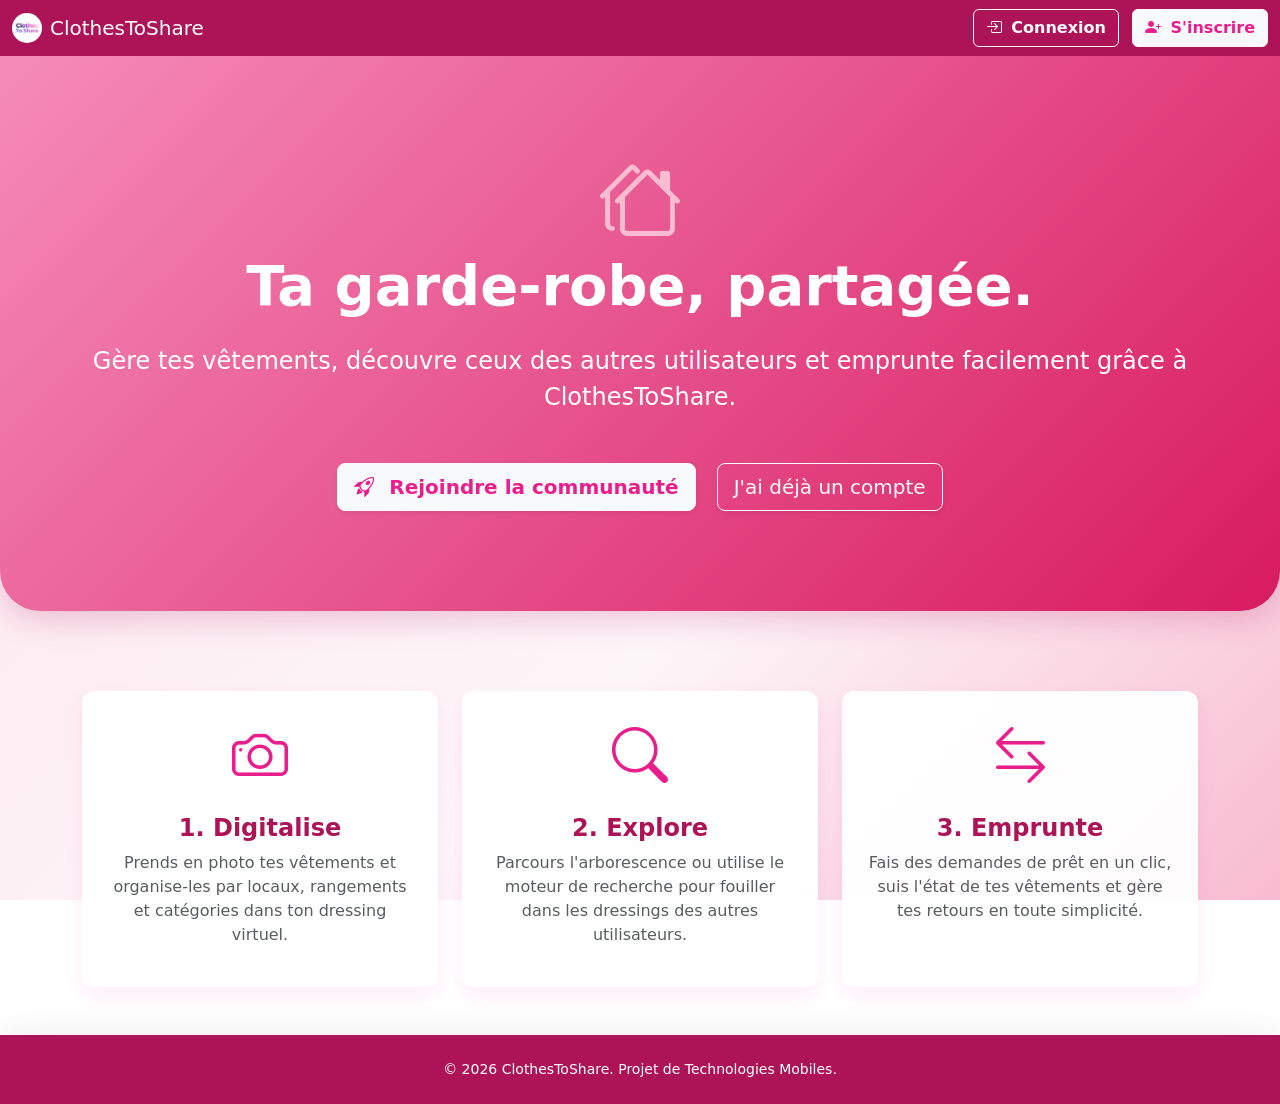
<file: index.html>
<!DOCTYPE html>
<html lang="fr">
<head>
    <meta charset="UTF-8">
    <meta name="viewport" content="width=device-width, initial-scale=1.0">
    <title>Bienvenue sur ClothesToShare</title>
    <link href="https://cdn.jsdelivr.net/npm/bootstrap@5.3.2/dist/css/bootstrap.min.css" rel="stylesheet">
    <link rel="stylesheet" href="https://cdn.jsdelivr.net/npm/bootstrap-icons@1.11.3/font/bootstrap-icons.min.css">
    <link rel="stylesheet" href="css/style.css">
    <script>
        // Si l'utilisateur est déjà connecté, on le redirige automatiquement vers l'application
        if (sessionStorage.getItem('user')) {
            window.location.href = 'dressing.html';
        }
    </script>
</head>
<body class="d-flex flex-column min-vh-100">

    <!-- Navbar avec la couleur du thème (navbar-theme) -->
    <nav class="navbar navbar-expand-lg navbar-dark navbar-theme">
        <div class="container-fluid">
            <a class="navbar-brand d-flex align-items-center" href="index.html">
                <img src="assets/icons/ctos.png" class="rounded-circle" style="width: 30px; height: 30px; object-fit: cover; margin-right: 8px;" alt="Logo">
                ClothesToShare
            </a>
            <div class="ms-auto">
                <a href="login.html" class="btn btn-outline-light me-2 fw-bold"><i class="bi bi-box-arrow-in-right me-1"></i> Connexion</a>
                <a href="inscription.html" class="btn btn-light fw-bold text-theme"><i class="bi bi-person-plus-fill me-1"></i> S'inscrire</a>
            </div>
        </div>
    </nav>

    <!-- Animation d'apparition -->
    <section class="hero-section text-center section-animee">
        <div class="container">
            <i class="bi bi-houses display-1 mb-3" style="color: #f8bbd0;"></i>
            <h1 class="display-4 fw-bold mb-4">Ta garde-robe, partagée.</h1>
            <p class="lead mb-5 fs-4">Gère tes vêtements, découvre ceux des autres utilisateurs et emprunte facilement grâce à ClothesToShare.</p>
            <a href="inscription.html" class="btn btn-light btn-lg fw-bold me-3 shadow-sm text-theme"><i class="bi bi-rocket-takeoff me-2"></i> Rejoindre la communauté</a>
            <a href="login.html" class="btn btn-outline-light btn-lg shadow-sm">J'ai déjà un compte</a>
        </div>
    </section>

    <!-- Animation d'apparition -->
    <section class="container my-5 flex-grow-1 section-animee" style="animation-delay: 0.2s;">
        <div class="row text-center g-4">
            
            <div class="col-md-4">
                <!-- Mise en page dans des cartes cliquables/survolables -->
                <div class="card h-100 shadow-sm border-0 p-4">
                    <i class="bi bi-camera feature-icon"></i>
                    <h3 class="h4 fw-bold titre-app">1. Digitalise</h3>
                    <p class="text-muted">Prends en photo tes vêtements et organise-les par locaux, rangements et catégories dans ton dressing virtuel.</p>
                </div>
            </div>
            
            <div class="col-md-4">
                <div class="card h-100 shadow-sm border-0 p-4">
                    <i class="bi bi-search feature-icon"></i>
                    <h3 class="h4 fw-bold titre-app">2. Explore</h3>
                    <p class="text-muted">Parcours l'arborescence ou utilise le moteur de recherche pour fouiller dans les dressings des autres utilisateurs.</p>
                </div>
            </div>
            
            <div class="col-md-4">
                <div class="card h-100 shadow-sm border-0 p-4">
                    <i class="bi bi-arrow-left-right feature-icon"></i>
                    <h3 class="h4 fw-bold titre-app">3. Emprunte</h3>
                    <p class="text-muted">Fais des demandes de prêt en un clic, suis l'état de tes vêtements et gère tes retours en toute simplicité.</p>
                </div>
            </div>

        </div>
    </section>

    <footer class="navbar-theme text-white text-center py-4 mt-auto shadow-lg">
        <div class="container">
            <p class="mb-0 small"> © 2026 ClothesToShare. Projet de Technologies Mobiles.</p>
        </div>
    </footer>

    <script src="https://cdn.jsdelivr.net/npm/bootstrap@5.3.2/dist/js/bootstrap.bundle.min.js"></script>
</body>
</html>
</file>
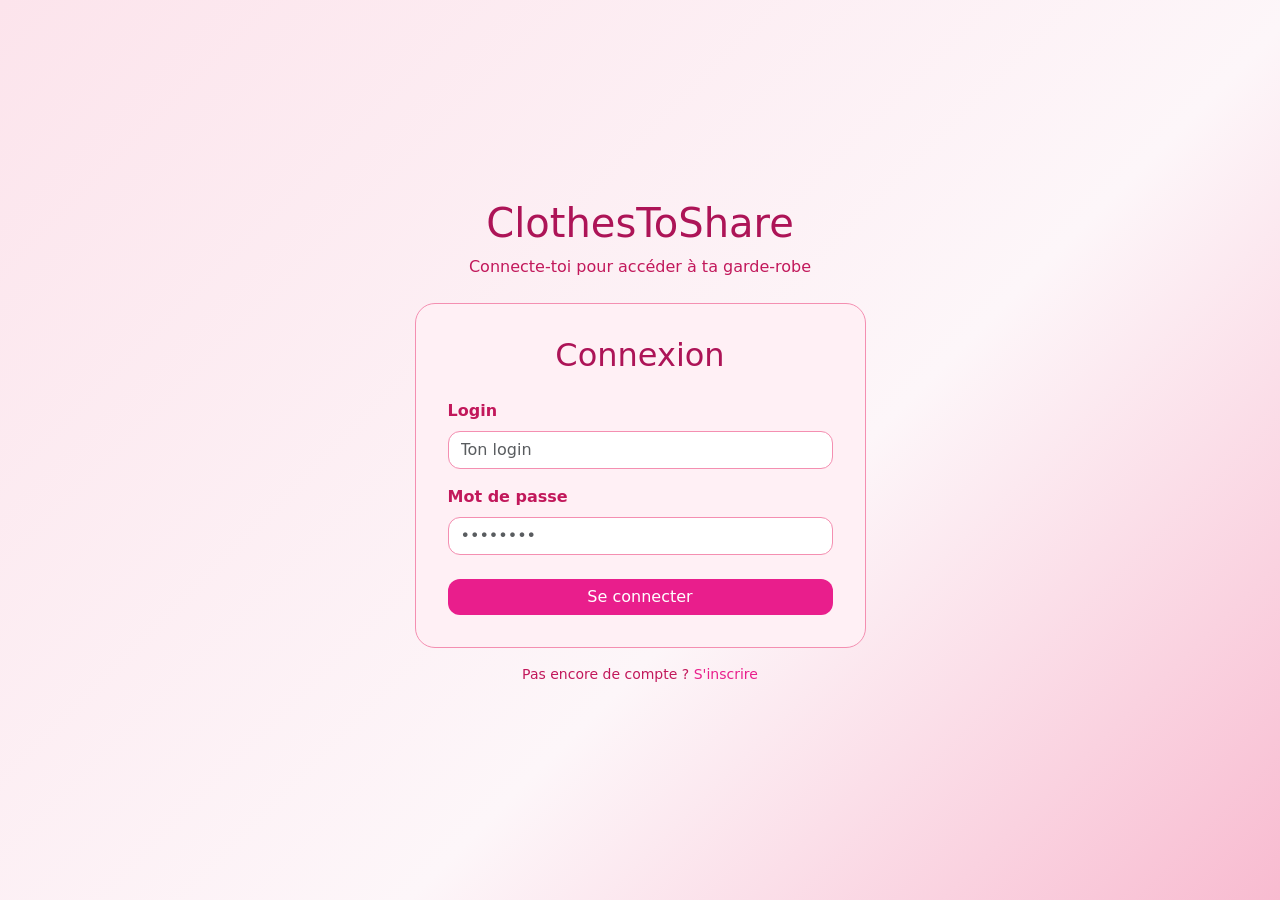
<file: admin.html>
<!DOCTYPE html>
<html lang="fr">
    <head>
        <meta charset="UTF-8">
        <meta name="viewport" content="width=device-width, initial-scale=1.0">
        <title>Administration - ClothesToShare</title>
        <link href="https://cdn.jsdelivr.net/npm/bootstrap@5.3.2/dist/css/bootstrap.min.css" rel="stylesheet">
    <link rel="stylesheet" href="https://cdn.jsdelivr.net/npm/bootstrap-icons@1.11.3/font/bootstrap-icons.min.css">
        <link rel="stylesheet" href="css/style.css">
    </head>
    <body class="bg-light">

        <nav class="navbar navbar-expand-lg navbar-dark navbar-theme">
            <div class="container-fluid">
                <a class="navbar-brand fw-bold" href="#"><i class="bi bi-house-gear"></i> Espace Admin</a>
                <div class="d-flex gap-3 align-items-center">
                    <a href="dressing.html" class="text-white text-decoration-none">Retour au site</a>
                    <button class="btn btn-sm btn-outline-light" id="btn-deconnexion-admin">Déconnexion</button>
                </div>
            </div>
        </nav>

        <main class="container my-5">
            <h2 class="mb-4">Tableau de bord Administrateur</h2>

            <ul class="nav nav-tabs mb-4" id="adminTabs" role="tablist">
                <li class="nav-item" role="presentation">
                    <button class="nav-link fw-bold active" id="sites-tab" data-bs-toggle="tab" data-bs-target="#sites" type="button" role="tab">Sites</button>
                </li>
                <li class="nav-item" role="presentation">
                    <button class="nav-link fw-bold" id="categories-tab" data-bs-toggle="tab" data-bs-target="#categories" type="button" role="tab">Catégories</button>
                </li>
                <li class="nav-item" role="presentation">
                    <button class="nav-link fw-bold" id="locaux-tab" data-bs-toggle="tab" data-bs-target="#locaux" type="button" role="tab">Locaux</button>
                </li>
                <li class="nav-item" role="presentation">
                    <button class="nav-link fw-bold" id="rangements-tab" data-bs-toggle="tab" data-bs-target="#rangements" type="button" role="tab">Rangements</button>
                </li>
                <li class="nav-item" role="presentation">
                    <button class="nav-link fw-bold" id="niveaux-tab" data-bs-toggle="tab" data-bs-target="#niveaux" type="button" role="tab">Niveaux</button>
                </li>
                <li class="nav-item" role="presentation">
                    <button class="nav-link fw-bold" id="utilisateurs-tab" data-bs-toggle="tab" data-bs-target="#utilisateurs" type="button" role="tab">Utilisateurs</button>
                </li>
            </ul>

            <div class="tab-content" id="adminTabsContent">

                <div class="tab-pane fade show active" id="sites" role="tabpanel">
                    <div class="d-flex justify-content-between align-items-center mb-3">
                        <div class="input-group w-50">
                            <span class="input-group-text bg-white border-end-0"></span>
                            <input type="text" id="search-sites" class="form-control border-start-0 ps-0" placeholder="Rechercher un site...">
                        </div>
                        <button class="btn btn-success fw-bold" id="btn-ajouter-site">+ Nouveau Site</button>
                    </div>
                    <div class="card shadow-sm border-0">
                        <div class="card-body p-0">
                            <table class="table table-hover mb-0">
                                <thead class="table-light">
                                    <tr><th>ID</th><th>Photo</th><th>Nom</th><th>Adresse</th><th class="text-end">Actions</th></tr>
                                </thead>
                                <tbody id="liste-sites">
                                    <tr><td colspan="5" class="text-center text-muted">Cliquez sur l'onglet pour charger...</td></tr>
                                </tbody>
                            </table>
                        </div>
                    </div>
                </div>
                
                <div class="tab-pane fade" id="categories" role="tabpanel">
                    <div class="d-flex justify-content-between align-items-center mb-3">
                        <div class="input-group w-50">
                            <span class="input-group-text bg-white border-end-0"></span>
                            <input type="text" id="search-categories" class="form-control border-start-0 ps-0" placeholder="Rechercher une catégorie...">
                        </div>
                        <button class="btn btn-success fw-bold" id="btn-ajouter-categorie">+ Nouvelle Catégorie</button>
                    </div>
                    <div class="card shadow-sm border-0">
                        <div class="card-body p-0">
                            <table class="table table-hover mb-0">
                                <thead class="table-light">
                                    <tr><th>ID</th><th>Nom</th><th>Description</th><th class="text-end">Actions</th></tr>
                                </thead>
                                <tbody id="liste-categories">
                                    <tr><td colspan="4" class="text-center text-muted">Chargement...</td></tr>
                                </tbody>
                            </table>
                        </div>
                    </div>
                </div>

                <div class="tab-pane fade" id="locaux" role="tabpanel">
                    <div class="d-flex justify-content-between align-items-center mb-3">
                        <div class="input-group w-50">
                            <span class="input-group-text bg-white border-end-0"></span>
                            <input type="text" id="search-locaux" class="form-control border-start-0 ps-0" placeholder="Rechercher un local...">
                        </div>
                        <button class="btn btn-success fw-bold" id="btn-ajouter-local">+ Nouveau Local</button>
                    </div>
                    <div class="card shadow-sm border-0">
                        <div class="card-body p-0">
                            <table class="table table-hover mb-0">
                                <thead class="table-light">
                                    <tr><th>ID</th><th>Photo</th><th>Nom</th><th>Informations</th><th class="text-end">Actions</th></tr>
                                </thead>
                                <tbody id="liste-locaux">
                                    <tr><td colspan="5" class="text-center text-muted">Cliquez sur l'onglet pour charger...</td></tr>
                                </tbody>
                            </table>
                        </div>
                    </div>
                </div>

                <div class="tab-pane fade" id="rangements" role="tabpanel">
                    <div class="d-flex justify-content-between align-items-center mb-3">
                        <div class="input-group w-50">
                            <span class="input-group-text bg-white border-end-0"></span>
                            <input type="text" id="search-rangements" class="form-control border-start-0 ps-0" placeholder="Rechercher un rangement...">
                        </div>
                        <button class="btn btn-success fw-bold" id="btn-ajouter-rangement">+ Nouveau Rangement</button>
                    </div>
                    <div class="card shadow-sm border-0">
                        <div class="card-body p-0">
                            <table class="table table-hover mb-0">
                                <thead class="table-light">
                                    <tr><th>ID</th><th>Photo</th><th>Nom</th><th>Local</th><th class="text-end">Actions</th></tr>
                                </thead>
                                <tbody id="liste-rangements">
                                    <tr><td colspan="5" class="text-center text-muted">Cliquez sur l'onglet pour charger...</td></tr>
                                </tbody>
                            </table>
                        </div>
                    </div>
                </div>

                <div class="tab-pane fade" id="niveaux" role="tabpanel">
                    <div class="d-flex justify-content-between align-items-center mb-3">
                        <div class="input-group w-50">
                            <span class="input-group-text bg-white border-end-0"></span>
                            <input type="text" id="search-niveaux" class="form-control border-start-0 ps-0" placeholder="Rechercher un niveau...">
                        </div>
                        <button class="btn btn-success fw-bold" id="btn-ajouter-niveau">+ Nouveau Niveau</button>
                    </div>
                    <div class="card shadow-sm border-0">
                        <div class="card-body p-0">
                            <table class="table table-hover mb-0">
                                <thead class="table-light">
                                    <tr><th>ID</th><th>Photo</th><th>Nom</th><th>Rangement</th><th>Informations</th><th class="text-end">Actions</th></tr>
                                </thead>
                                <tbody id="liste-niveaux">
                                    <tr><td colspan="6" class="text-center text-muted">Cliquez sur l'onglet pour charger...</td></tr>
                                </tbody>
                            </table>
                        </div>
                    </div>
                </div>

                <div class="tab-pane fade" id="utilisateurs" role="tabpanel">
                    <div class="d-flex justify-content-start mb-3 mt-3">
                        <div class="input-group w-50">
                            <span class="input-group-text bg-white border-end-0"></span>
                            <input type="text" id="search-utilisateurs" class="form-control border-start-0 ps-0" placeholder="Rechercher un utilisateur (nom, login, rôle)...">
                        </div>
                    </div>
                    <div class="card shadow-sm border-0 mt-3">
                        <div class="card-body p-0">
                            <table class="table table-hover mb-0">
                                <thead class="table-light">
                                    <tr>
                                        <th>ID</th>
                                        <th>Identité</th>
                                        <th>Login</th>
                                        <th>Rôle (Privilèges)</th>
                                        <th class="text-end">Actions</th>
                                    </tr>
                                </thead>
                                <tbody id="liste-utilisateurs">
                                    <tr><td colspan="5" class="text-center text-muted">Cliquez sur l'onglet pour charger...</td></tr>
                                </tbody>
                            </table>
                        </div>
                    </div>
                </div>
            </div>
        </main>


        <div class="modal fade" id="modalSite" tabindex="-1" aria-hidden="true">
            <div class="modal-dialog">
                <div class="modal-content">
                    <div class="modal-header bg-dark text-white">
                        <h5 class="modal-title" id="modalSiteTitre">Site</h5>
                        <button type="button" class="btn-close btn-close-white" data-bs-dismiss="modal"></button>
                    </div>
                    <div class="modal-body">
                        <form id="form-site">
                            <input type="hidden" id="site-id">
                            <div class="mb-3">
                                <label class="form-label fw-bold">Nom *</label>
                                <input type="text" class="form-control" id="site-nom" required>
                            </div>
                            <div class="mb-3">
                                <label class="form-label fw-bold">Adresse *</label>
                                <input type="text" class="form-control" id="site-adresse" required>
                            </div>
                            <div class="mb-3">
                                <label class="form-label fw-bold">CP *</label>
                                <input type="number" class="form-control" id="site-cp" required>
                            </div>
                            <div class="mb-3">
                                <label class="form-label fw-bold">Localite *</label>
                                <input type="text" class="form-control" id="site-localite" required>
                            </div>
                            <div class="mb-3">
                                <label class="form-label fw-bold">Photo du site *</label>
                                <input type="file" class="form-control" id="site-photo" accept="image/*" capture="environment">
                                <div class="form-text text-muted small">
                                    Formats acceptés : JPG, PNG, WEBP. Taille max : 2 Mo.
                                </div>
                                <img id="site-photo-preview" src="" class="img-thumbnail mt-2 d-none" style="height: 100px;">
                            </div>
                        </form>
                    </div>
                    <div class="modal-footer">
                        <button type="button" class="btn btn-outline-secondary" data-bs-dismiss="modal">Annuler</button>
                        <button type="button" class="btn btn-primary" id="btn-sauvegarder-site">Enregistrer</button>
                    </div>
                </div>
            </div>
        </div>

        <div class="modal fade" id="modalCategorie" tabindex="-1" aria-hidden="true">
            <div class="modal-dialog">
                <div class="modal-content">
                    <div class="modal-header bg-dark text-white">
                        <h5 class="modal-title" id="modalCategorieTitre">Catégorie</h5>
                        <button type="button" class="btn-close btn-close-white" data-bs-dismiss="modal"></button>
                    </div>
                    <div class="modal-body">
                        <form id="form-categorie">
                            <input type="hidden" id="cat-id">
                            <div class="mb-3">
                                <label class="form-label fw-bold">Nom *</label>
                                <input type="text" class="form-control" id="cat-nom" required>
                            </div>
                            <div class="mb-3">
                                <label class="form-label fw-bold">Informations</label>
                                <textarea class="form-control" id="cat-info" rows="2"></textarea>
                            </div>
                        </form>
                    </div>
                    <div class="modal-footer">
                        <button type="button" class="btn btn-outline-secondary" data-bs-dismiss="modal">Annuler</button>
                        <button type="button" class="btn btn-primary" id="btn-sauvegarder-cat">Enregistrer</button>
                    </div>
                </div>
            </div>
        </div>

        <div class="modal fade" id="modalLocal" tabindex="-1" aria-hidden="true">
            <div class="modal-dialog">
                <div class="modal-content">
                    <div class="modal-header bg-dark text-white">
                        <h5 class="modal-title" id="modalLocalTitre">Ajouter un local</h5>
                        <button type="button" class="btn-close btn-close-white" data-bs-dismiss="modal"></button>
                    </div>
                    <div class="modal-body">
                        <form id="form-local">
                            <input type="hidden" id="local-id">
                            <div class="mb-3">
                                <label class="form-label fw-bold">Nom du local *</label>
                                <input type="text" class="form-control" id="local-nom" required>
                            </div>
                            <div class="mb-3">
                                <label class="form-label fw-bold">Photo du local *</label>
                                <input type="file" class="form-control" id="local-photo" accept="image/*" capture="environment">
                                <div class="form-text text-muted small">
                                    Formats acceptés : JPG, PNG, WEBP. Taille max : 2 Mo.
                                </div>
                                <img id="local-photo-preview" src="" class="img-thumbnail mt-2 d-none" style="height: 100px;">
                            </div>
                            <div class="mb-3">
                                <label class="form-label fw-bold">Informations</label>
                                <textarea class="form-control" id="local-info" rows="2"></textarea>
                            </div>
                            <div class="mb-3">
                                <label class="form-label fw-bold">Site *</label>
                                <select class="form-select" id="local-idsite" required aria-placeholder="test">
                                    <option value="">Choisir un site...</option>
                                </select>
                            </div>
                        </form>
                    </div>
                    <div class="modal-footer">
                        <button type="button" class="btn btn-outline-secondary" data-bs-dismiss="modal">Annuler</button>
                        <button type="button" class="btn btn-primary" id="btn-sauvegarder-local">Enregistrer</button>
                    </div>
                </div>
            </div>
        </div>

        <div class="modal fade" id="modalRangement" tabindex="-1" aria-hidden="true">
            <div class="modal-dialog">
                <div class="modal-content">
                    <div class="modal-header bg-dark text-white">
                        <h5 class="modal-title" id="modalRangementTitre">Ajouter un rangement</h5>
                        <button type="button" class="btn-close btn-close-white" data-bs-dismiss="modal"></button>
                    </div>
                    <div class="modal-body">
                        <form id="form-rangement">
                            <input type="hidden" id="rangement-id">
                            <div class="mb-3">
                                <label class="form-label fw-bold">Nom du rangement *</label>
                                <input type="text" class="form-control" id="rangement-nom" required>
                            </div>
                            <div class="mb-3">
                                <label class="form-label fw-bold">Photo du rangement *</label>
                                <input type="file" class="form-control" id="rangement-photo" accept="image/*" capture="environment">
                                <div class="form-text text-muted small">
                                    Formats acceptés : JPG, PNG, WEBP. Taille max : 2 Mo.
                                </div>
                                <img id="rangement-photo-preview" src="" class="img-thumbnail mt-2 d-none" style="height: 100px;">
                            </div>
                            <div class="mb-3">
                                <label class="form-label fw-bold">Local auquel il appartient *</label>
                                <select class="form-select" id="rangement-idlocal" required>
                                    <option value="">Choisir un local...</option>
                                </select>
                            </div>
                            <div class="mb-3">
                                <label class="form-label fw-bold">Informations</label>
                                <textarea class="form-control" id="rangement-info" rows="2"></textarea>
                            </div>
                        </form>
                    </div>
                    <div class="modal-footer">
                        <button type="button" class="btn btn-outline-secondary" data-bs-dismiss="modal">Annuler</button>
                        <button type="button" class="btn btn-primary" id="btn-sauvegarder-rangement">Enregistrer</button>
                    </div>
                </div>
            </div>
        </div>

        <div class="modal fade" id="modalNiveau" tabindex="-1" aria-hidden="true">
            <div class="modal-dialog">
                <div class="modal-content">
                    <div class="modal-header bg-dark text-white">
                        <h5 class="modal-title" id="modalNiveauTitre">Ajouter un niveau</h5>
                        <button type="button" class="btn-close btn-close-white" data-bs-dismiss="modal"></button>
                    </div>
                    <div class="modal-body">
                        <form id="form-niveau">
                            <input type="hidden" id="niveau-id">
                            <div class="mb-3">
                                <label class="form-label fw-bold">Nom du niveau (Étagère) *</label>
                                <input type="text" class="form-control" id="niveau-nom" required>
                            </div>
                            <div class="mb-3">
                                <label class="form-label fw-bold">Photo du niveau *</label>
                                <input type="file" class="form-control" id="niveau-photo" accept="image/*" capture="environment">
                                <div class="form-text text-muted small">
                                    Formats acceptés : JPG, PNG, WEBP. Taille max : 2 Mo.
                                </div>
                                <img id="niveau-photo-preview" src="" class="img-thumbnail mt-2 d-none" style="height: 100px;">
                            </div>
                            <div class="mb-3">
                                <label class="form-label fw-bold">Rangement auquel il appartient *</label>
                                <select class="form-select" id="niveau-idrangement" required>
                                    <option value="">Choisir un rangement...</option>
                                </select>
                            </div>
                            <div class="mb-3">
                                <label class="form-label fw-bold">Informations</label>
                                <textarea class="form-control" id="niveau-info" rows="2"></textarea>
                            </div>
                        </form>
                    </div>
                    <div class="modal-footer">
                        <button type="button" class="btn btn-outline-secondary" data-bs-dismiss="modal">Annuler</button>
                        <button type="button" class="btn btn-primary" id="btn-sauvegarder-niveau">Enregistrer</button>
                    </div>
                </div>
            </div>
        </div>

        <script src="https://cdn.jsdelivr.net/npm/bootstrap@5.3.2/dist/js/bootstrap.bundle.min.js"></script>
        <script src="frontend/js/api.js"></script>
        <script src="frontend/js/ui.js"></script>
        <script src="frontend/js/admin.js"></script>
    </body>
</html>
</file>
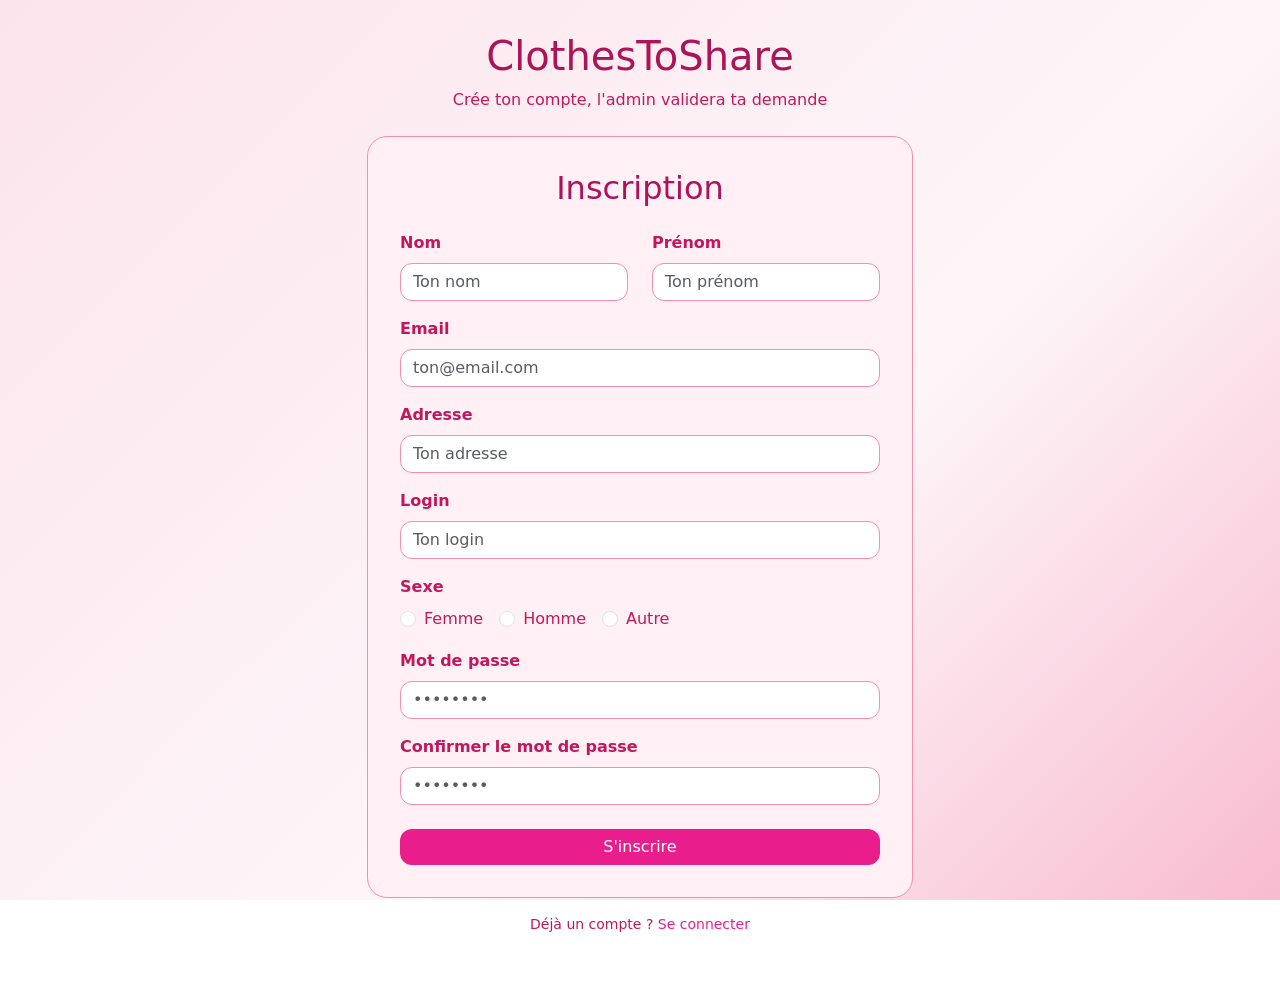
<file: inscription.html>
<!DOCTYPE html>
<html lang="fr">
<head>
    <meta charset="UTF-8">
    <meta name="viewport" content="width=device-width, initial-scale=1.0">
    <title>Inscription – ClothesToShare</title>
    <link href="https://cdn.jsdelivr.net/npm/bootstrap@5.3.0/dist/css/bootstrap.min.css" rel="stylesheet">
    <link rel="stylesheet" href="css/style.css">
    
</head>
<body class="page-centree">

<div class="container">
    <div class="row justify-content-center">
        <div class="col-12 col-md-6">

            <div class="text-center mb-4">
                <h1 class="titre-app">ClothesToShare</h1>
                <p class="sous-titre">Crée ton compte, l'admin validera ta demande</p>
            </div>

            <div class="carte-formulaire">
                <h2 class="text-center titre-app mb-4">Inscription</h2>

                <div class="row mb-3">
                    <div class="col-6">
                        <label class="form-label sous-titre fw-bold">Nom</label>
                        <input type="text" class="form-control champ-rose" id="nom" placeholder="Ton nom">
                    </div>
                    <div class="col-6">
                        <label class="form-label sous-titre fw-bold">Prénom</label>
                        <input type="text" class="form-control champ-rose" id="prenom" placeholder="Ton prénom">
                    </div>
                </div>

                <div class="mb-3">
                    <label class="form-label sous-titre fw-bold">Email</label>
                    <input type="email" class="form-control champ-rose" id="email" placeholder="ton@email.com">
                </div>

                <div class="mb-3">
                    <label class="form-label sous-titre fw-bold">Adresse</label>
                    <input type="text" class="form-control champ-rose" id="adresse" placeholder="Ton adresse">
                </div>

                <div class="mb-3">
                    <label class="form-label sous-titre fw-bold">Login</label>
                    <input type="text" class="form-control champ-rose" id="login" placeholder="Ton login">
                </div>

                <div class="mb-3">
                    <label class="form-label sous-titre fw-bold">Sexe</label>
                    <div class="d-flex gap-3">
                        <div class="form-check">
                            <input class="form-check-input" type="radio" name="sexe" id="femme" value="F">
                            <label class="form-check-label sous-titre" for="femme">Femme</label>
                        </div>
                        <div class="form-check">
                            <input class="form-check-input" type="radio" name="sexe" id="homme" value="H">
                            <label class="form-check-label sous-titre" for="homme">Homme</label>
                        </div>
                        <div class="form-check">
                            <input class="form-check-input" type="radio" name="sexe" id="autre" value="A">
                            <label class="form-check-label sous-titre" for="autre">Autre</label>
                        </div>
                    </div>
                </div>

                <div class="mb-3">
                    <label class="form-label sous-titre fw-bold">Mot de passe</label>
                    <input type="password" class="form-control champ-rose" id="mdp" placeholder="••••••••">
                </div>

                <div class="mb-3">
                    <label class="form-label sous-titre fw-bold">Confirmer le mot de passe</label>
                    <input type="password" class="form-control champ-rose" id="mdpConfirm" placeholder="••••••••">
                </div>

                <div id="erreurInscription" class="alert alert-danger d-none"></div>
                <div id="succesInscription" class="alert d-none text-center"
                     style="background:#fce4ec; color:#ad1457; border:1px solid #f48fb1; border-radius:12px;">
                    Inscription envoyée ! L'admin va valider ton compte.
                </div>

                <button id="btnInscription" class="btn btn-rose w-100 mt-2">S'inscrire</button>
            </div>

            <p class="text-center mt-3" style="font-size: 14px; color: #c2185b;">
                Déjà un compte ?
                <a href="login.html" class="lien-rose">Se connecter</a>
            </p>

        </div>
    </div>
</div>

<script src="https://cdn.jsdelivr.net/npm/bootstrap@5.3.0/dist/js/bootstrap.bundle.min.js"></script>
<script src="frontend/js/inscription.js"></script>

</body>
</html>
</file>
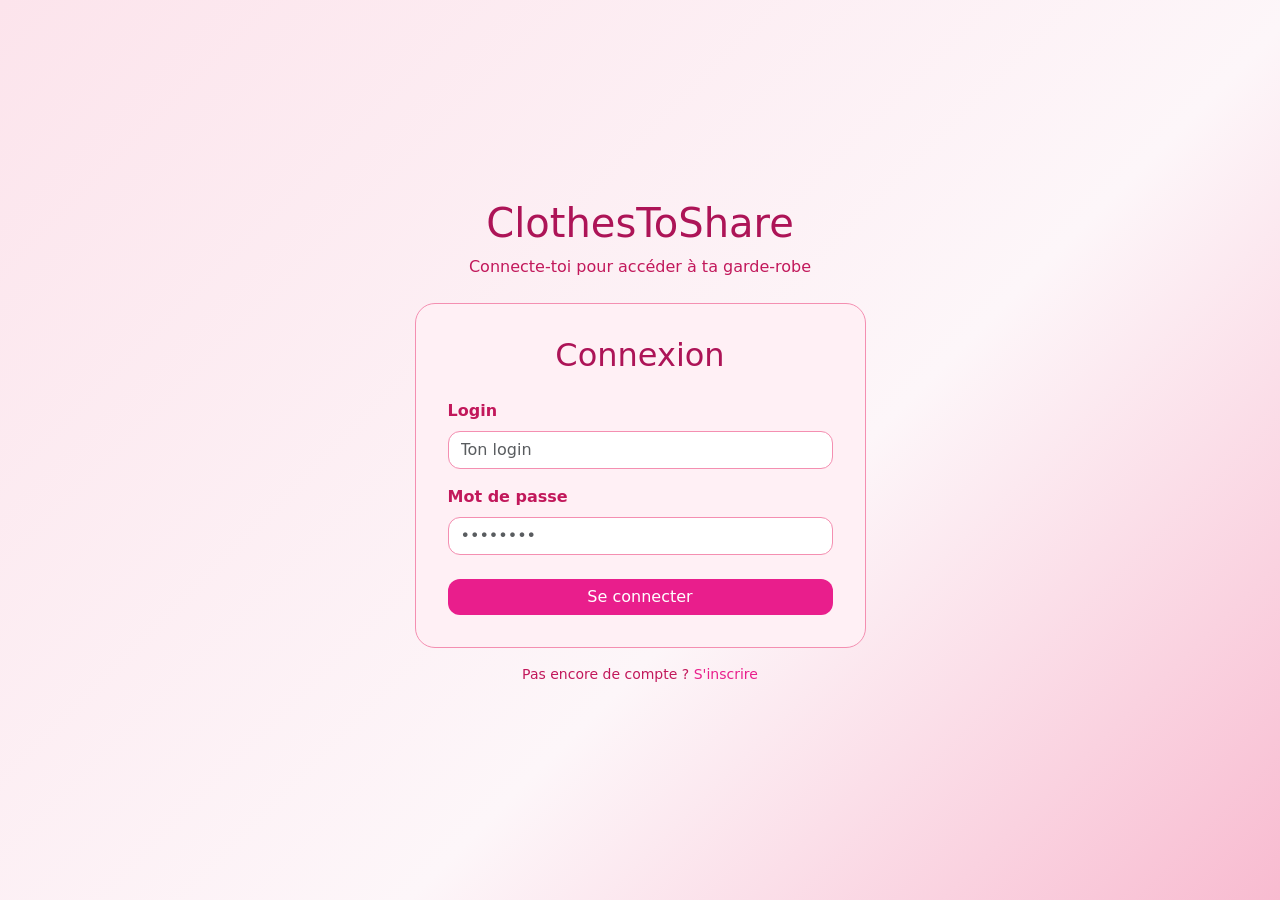
<file: login.html>
<!DOCTYPE html>
<html lang="fr">
    <head>
        <meta charset="UTF-8">
        <meta name="viewport" content="width=device-width, initial-scale=1.0">
        <title>Connexion – ClothesToShare</title>
        <link href="https://cdn.jsdelivr.net/npm/bootstrap@5.3.0/dist/css/bootstrap.min.css" rel="stylesheet">
        <link rel="stylesheet" href="css/style.css">
    </head>
    <body class="page-centree">
        <div class="container">
            <div class="row justify-content-center">
                <div class="col-12 col-md-5">

                    <div class="text-center mb-4">
                        <h1 class="titre-app">ClothesToShare</h1>
                        <p class="sous-titre">Connecte-toi pour accéder à ta garde-robe</p>
                    </div>

                    <div class="carte-formulaire">
                        <h2 class="text-center titre-app mb-4">Connexion</h2>

                        <div id="loginForm">

                            <div class="mb-3">
                                <label for="login" class="form-label sous-titre fw-bold">Login</label>
                                <input type="text" class="form-control champ-rose" id="login" placeholder="Ton login">
                            </div>

                            <div class="mb-3">
                                <label for="mdp" class="form-label sous-titre fw-bold">Mot de passe</label>
                                <input type="password" class="form-control champ-rose" id="mdp" placeholder="••••••••">
                            </div>

                            <div id="erreurLogin" class="alert alert-danger d-none"></div>

                            <button id="btnConnexion" class="btn btn-rose w-100 mt-2">
                                Se connecter
                            </button>

                        </div>
                    </div>

                    <p class="text-center mt-3" style="font-size: 14px; color: #c2185b;">
                        Pas encore de compte ?
                        <a href="inscription.html" class="lien-rose">S'inscrire</a>
                    </p>

                </div>
            </div>
        </div>

        <script src="https://cdn.jsdelivr.net/npm/bootstrap@5.3.0/dist/js/bootstrap.bundle.min.js"></script>
        <script src="frontend/js/login.js"></script>

    </body>
</html>
</file>
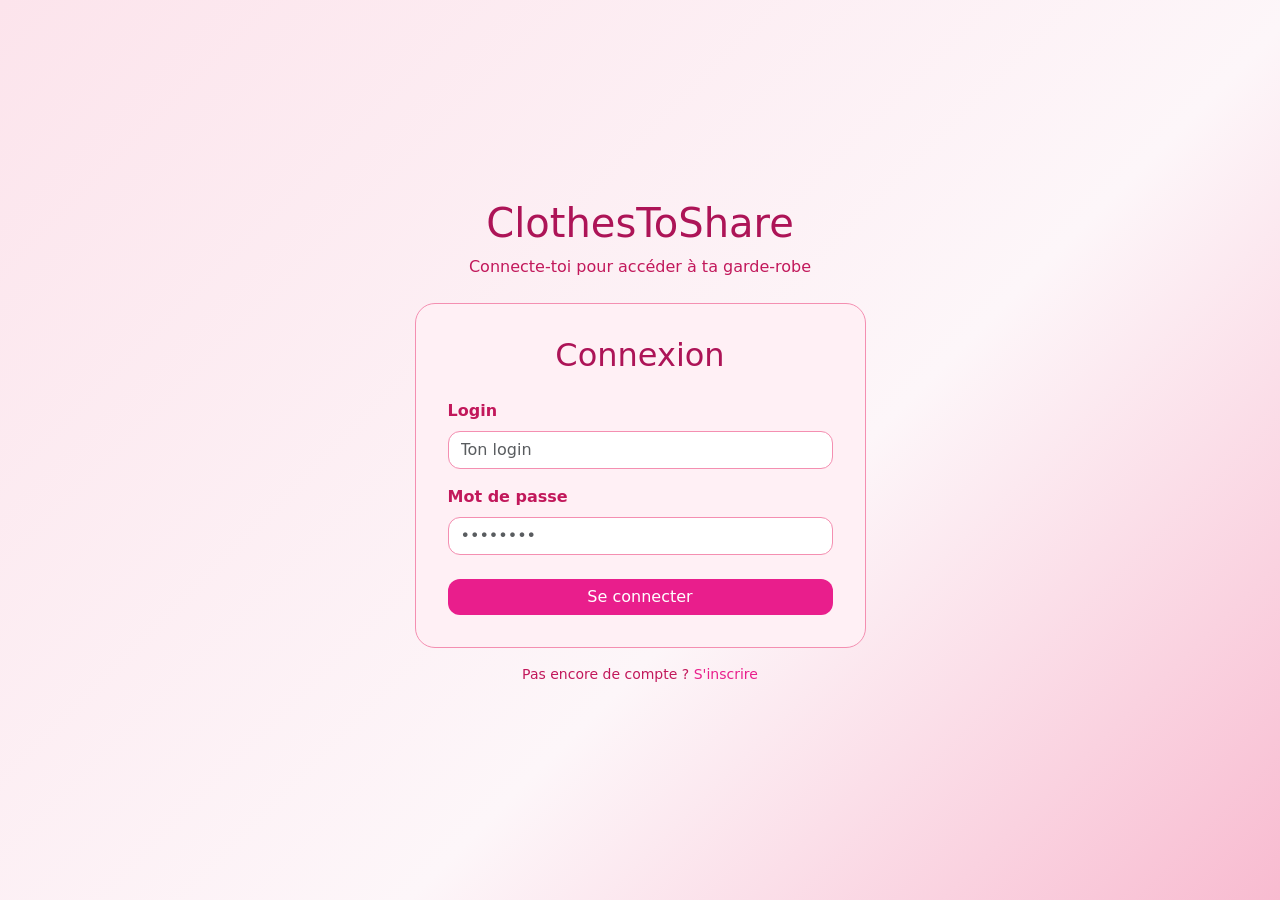
<file: profil.html>
<!DOCTYPE html>
<html lang="fr">
<head>
    <meta charset="UTF-8">
    <meta name="viewport" content="width=device-width, initial-scale=1.0">
    <title>Mon Profil - ClothesToShare</title>
    <link href="https://cdn.jsdelivr.net/npm/bootstrap@5.3.2/dist/css/bootstrap.min.css" rel="stylesheet">
    <link rel="stylesheet" href="css/style.css">
</head>
<body class="bg-light">

    <div id="composant-navbar"></div>

    <main class="container my-5">
        <div class="row justify-content-center">
            <div class="col-md-8 col-lg-6">
                <div class="card shadow border-0">
                    <div class="card-header bg-dark text-white p-4">
                        <h2 class="mb-0 h4">Paramètres du compte</h2>
                    </div>
                    <div class="card-body p-4">
                        <form id="form-profil">
                            <div class="row">
                                <div class="col-md-6 mb-3">
                                    <label class="form-label fw-bold">Prénom</label>
                                    <input type="text" class="form-control" id="profil-prenom" required>
                                </div>
                                <div class="col-md-6 mb-3">
                                    <label class="form-label fw-bold">Nom</label>
                                    <input type="text" class="form-control" id="profil-nom-input" required>
                                </div>
                            </div>

                            <div class="mb-3">
                                <label class="form-label fw-bold">Login</label>
                                <input type="text" class="form-control" id="profil-login" required>
                            </div>

                            <hr class="my-4">
                            <h5 class="text-secondary mb-3">Changer le mot de passe</h5>
                            <p class="small text-muted">Laisse vide si tu ne souhaites pas le modifier.</p>

                            <div class="mb-3">
                                <label class="form-label fw-bold">Nouveau mot de passe</label>
                                <input type="password" class="form-control" id="profil-mdp" placeholder="********">
                            </div>
                            
                            <div class="d-grid mt-4">
                                <button type="submit" class="btn btn-primary btn-lg fw-bold">Enregistrer les modifications</button>
                            </div>
                        </form>

                        <hr class="my-5">
                        <div class="card border-danger mb-5">
                            <div class="card-header bg-danger text-white fw-bold">
                                ⚠️ Zone de danger
                            </div>
                            <div class="card-body bg-danger bg-opacity-10 d-flex justify-content-between align-items-center">
                                <div>
                                    <h5 class="card-title text-danger mb-1">Supprimer mon compte</h5>
                                    <p class="card-text text-muted small mb-0">Une fois ton compte supprimé, toutes tes données seront effacées. Cette action est irréversible.</p>
                                </div>
                                <button type="button" class="btn btn-danger fw-bold" id="btn-supprimer-compte">Supprimer définitivement</button>
                            </div>
                        </div>
                    </div>
                </div>
            </div>
        </div>
    </main>

    <script src="https://cdn.jsdelivr.net/npm/bootstrap@5.3.2/dist/js/bootstrap.bundle.min.js"></script>
    <script src="frontend/js/api.js"></script>
    <script src="frontend/js/ui.js"></script>
    <script src="frontend/js/auth.js"></script>
    <script src="frontend/js/profil.js"></script>
</body>
</html>
</file>
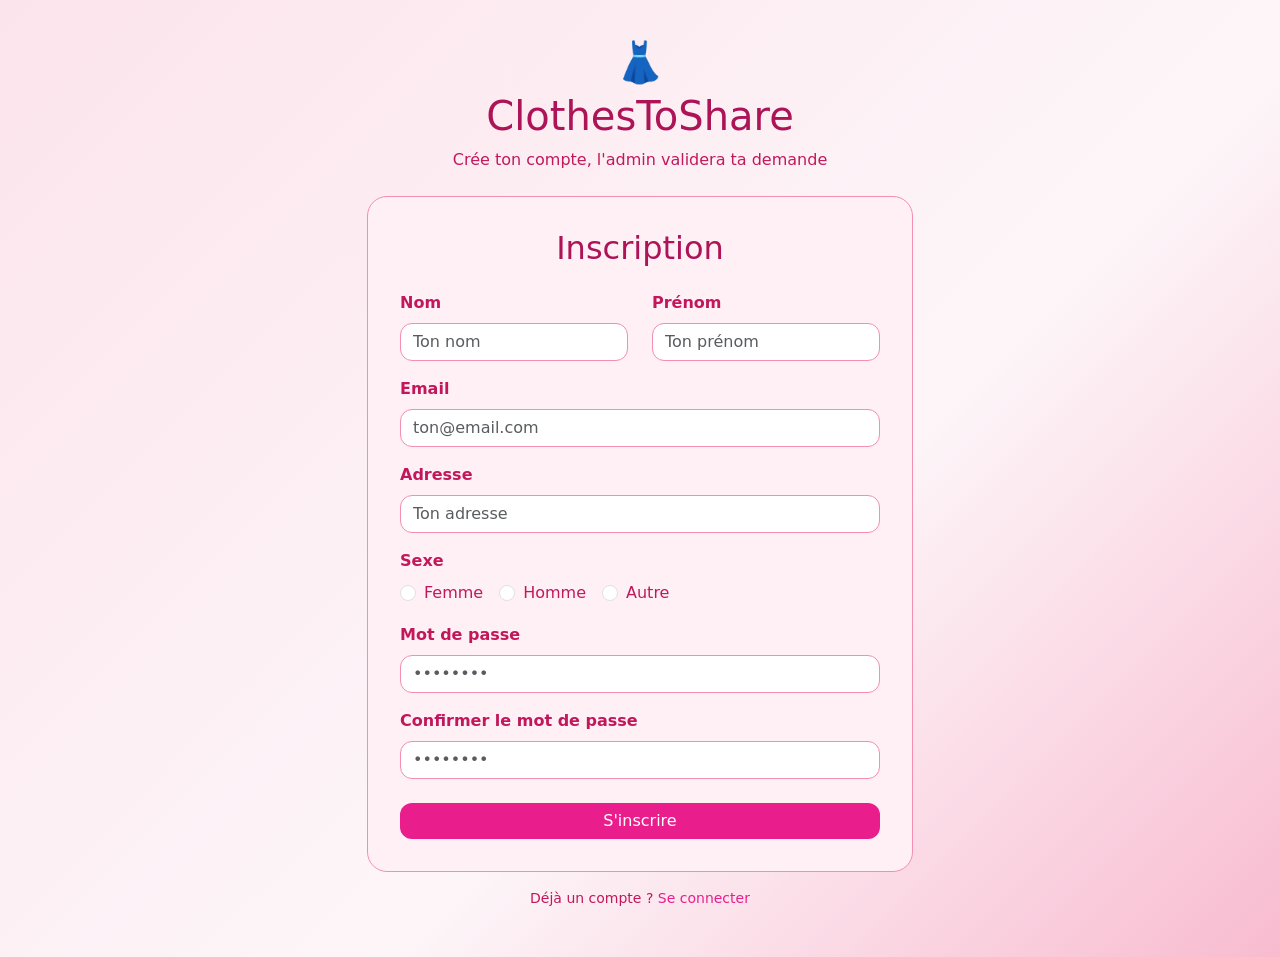
<file: js/inscription.html>
<!DOCTYPE html>
<html lang="fr">
<head>
    <meta charset="UTF-8">
    <meta name="viewport" content="width=device-width, initial-scale=1.0">
    <title>Inscription – ClothesToShare</title>
    <link href="https://cdn.jsdelivr.net/npm/bootstrap@5.3.0/dist/css/bootstrap.min.css" rel="stylesheet">
    <style>
        body {
            min-height: 100vh;
            background: linear-gradient(135deg, #fce4ec 0%, #fdf6f9 60%, #f8bbd0 100%);
            display: flex;
            align-items: center;
            padding: 2rem 0;
        }
        .carte-inscription {
            background: #fff0f5;
            border-radius: 20px;
            border: 1px solid #f48fb1;
            padding: 2rem;
        }
        .champ-rose {
            border: 1.5px solid #f48fb1;
            border-radius: 12px;
            color: #ad1457;
        }
        .champ-rose:focus {
            border-color: #e91e8c;
            box-shadow: 0 0 0 3px rgba(233, 30, 140, 0.15);
            outline: none;
        }
        .btn-rose {
            background: #e91e8c;
            border: none;
            border-radius: 12px;
            color: white;
            font-weight: 500;
        }
        .btn-rose:hover {
            background: #c2185b;
            color: white;
        }
        .titre-app  { color: #ad1457; }
        .sous-titre { color: #c2185b; }
        .lien-rose  { color: #e91e8c; font-weight: 500; text-decoration: none; }
        .lien-rose:hover { text-decoration: underline; }
        .form-check-input:checked {
            background-color: #e91e8c;
            border-color: #e91e8c;
        }
    </style>
</head>
<body>

<div class="container">
    <div class="row justify-content-center">
        <div class="col-12 col-md-6">

            <div class="text-center mb-4">
                <div style="font-size: 40px;">👗</div>
                <h1 class="titre-app">ClothesToShare</h1>
                <p class="sous-titre">Crée ton compte, l'admin validera ta demande</p>
            </div>

            <div class="carte-inscription">
                <h2 class="text-center titre-app mb-4">Inscription</h2>

                <div id="inscriptionForm">

                    <div class="row mb-3">
                        <div class="col-6">
                            <label for="nom" class="form-label sous-titre fw-bold">Nom</label>
                            <input type="text" class="form-control champ-rose" id="nom" placeholder="Ton nom">
                        </div>
                        <div class="col-6">
                            <label for="prenom" class="form-label sous-titre fw-bold">Prénom</label>
                            <input type="text" class="form-control champ-rose" id="prenom" placeholder="Ton prénom">
                        </div>
                    </div>

                    <div class="mb-3">
                        <label for="email" class="form-label sous-titre fw-bold">Email</label>
                        <input type="email" class="form-control champ-rose" id="email" placeholder="ton@email.com">
                    </div>

                    <div class="mb-3">
                        <label for="adresse" class="form-label sous-titre fw-bold">Adresse</label>
                        <input type="text" class="form-control champ-rose" id="adresse" placeholder="Ton adresse">
                    </div>

                    <div class="mb-3">
                        <label class="form-label sous-titre fw-bold">Sexe</label>
                        <div class="d-flex gap-3">
                            <div class="form-check">
                                <input class="form-check-input" type="radio" name="sexe" id="femme" value="F">
                                <label class="form-check-label sous-titre" for="femme">Femme</label>
                            </div>
                            <div class="form-check">
                                <input class="form-check-input" type="radio" name="sexe" id="homme" value="H">
                                <label class="form-check-label sous-titre" for="homme">Homme</label>
                            </div>
                            <div class="form-check">
                                <input class="form-check-input" type="radio" name="sexe" id="autre" value="A">
                                <label class="form-check-label sous-titre" for="autre">Autre</label>
                            </div>
                        </div>
                    </div>

                    <div class="mb-3">
                        <label for="mdp" class="form-label sous-titre fw-bold">Mot de passe</label>
                        <input type="password" class="form-control champ-rose" id="mdp" placeholder="••••••••">
                    </div>

                    <div class="mb-3">
                        <label for="mdpConfirm" class="form-label sous-titre fw-bold">Confirmer le mot de passe</label>
                        <input type="password" class="form-control champ-rose" id="mdpConfirm" placeholder="••••••••">
                    </div>

                    <div id="erreurInscription" class="alert alert-danger d-none"></div>

                    <div id="succesInscription" class="alert d-none text-center"
                         style="background:#fce4ec; color:#ad1457; border:1px solid #f48fb1; border-radius:12px;">
                        ✅ Inscription envoyée ! L'admin va valider ton compte.
                    </div>

                    <button id="btnInscription" class="btn btn-rose w-100 mt-2">
                        S'inscrire
                    </button>

                </div>
            </div>

            <p class="text-center mt-3" style="font-size: 14px; color: #c2185b;">
                Déjà un compte ?
                <a href="login.html" class="lien-rose">Se connecter</a>
            </p>

        </div>
    </div>
</div>

<script src="https://cdn.jsdelivr.net/npm/bootstrap@5.3.0/dist/js/bootstrap.bundle.min.js"></script>
<script>
    document.getElementById('btnInscription').addEventListener('click', function() {

        const nom        = document.getElementById('nom').value;
        const prenom     = document.getElementById('prenom').value;
        const email      = document.getElementById('email').value;
        const adresse    = document.getElementById('adresse').value;
        const mdp        = document.getElementById('mdp').value;
        const mdpConfirm = document.getElementById('mdpConfirm').value;
        const sexe       = document.querySelector('input[name="sexe"]:checked');

        const erreur = document.getElementById('erreurInscription');
        const succes = document.getElementById('succesInscription');

        erreur.classList.add('d-none');
        succes.classList.add('d-none');

        if (!nom || !prenom || !email || !adresse || !mdp || !mdpConfirm || !sexe) {
            erreur.textContent = 'Merci de remplir tous les champs.';
            erreur.classList.remove('d-none');
            return;
        }

        if (mdp !== mdpConfirm) {
            erreur.textContent = 'Les mots de passe ne correspondent pas.';
            erreur.classList.remove('d-none');
            return;
        }

        // TODO : appel AJAX vers api/inscription.php
        succes.classList.remove('d-none');
    });
</script>

</body>
</html>
</file>
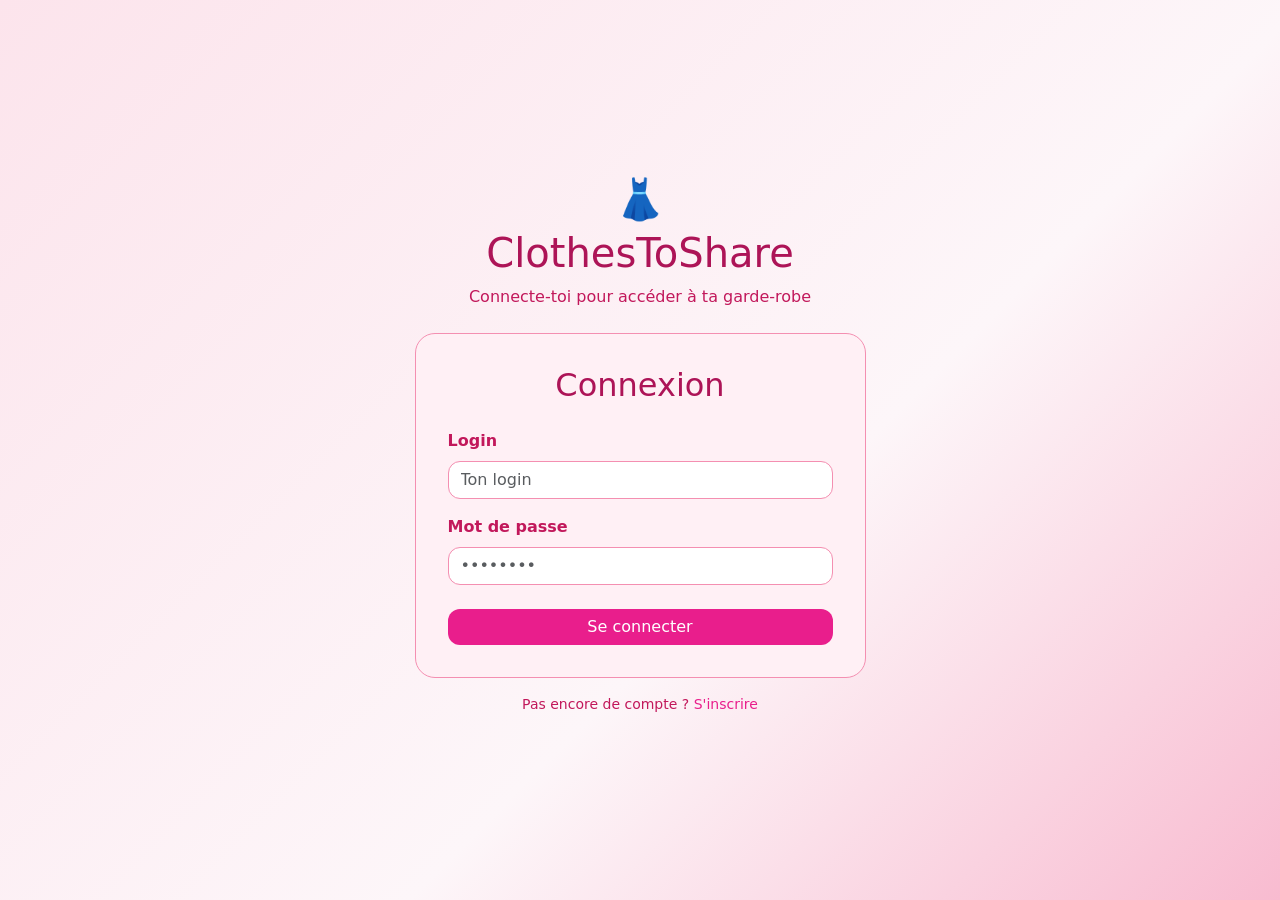
<file: js/login.html>
<!DOCTYPE html>
<html lang="fr">
<head>
    <meta charset="UTF-8">
    <meta name="viewport" content="width=device-width, initial-scale=1.0">
    <title>ClothesToShare</title>
    <link href="https://cdn.jsdelivr.net/npm/bootstrap@5.3.0/dist/css/bootstrap.min.css" rel="stylesheet">
    <style>
        body {
            min-height: 100vh;
            background: linear-gradient(135deg, #fce4ec 0%, #fdf6f9 60%, #f8bbd0 100%);
            display: flex;
            align-items: center;
            padding: 2rem 0;
        }
        .carte-login {
            background: #fff0f5;
            border-radius: 20px;
            border: 1px solid #f48fb1;
            padding: 2rem;
        }
        .champ-rose {
            border: 1.5px solid #f48fb1;
            border-radius: 12px;
            color: #ad1457;
        }
        .champ-rose:focus {
            border-color: #e91e8c;
            box-shadow: 0 0 0 3px rgba(233, 30, 140, 0.15);
            outline: none;
        }
        .btn-rose {
            background: #e91e8c;
            border: none;
            border-radius: 12px;
            color: white;
            font-weight: 500;
        }
        .btn-rose:hover {
            background: #c2185b;
            color: white;
        }
        .titre-app  { color: #ad1457; }
        .sous-titre { color: #c2185b; }
        .lien-rose  { color: #e91e8c; font-weight: 500; text-decoration: none; }
        .lien-rose:hover { text-decoration: underline; }
    </style>
</head>
<body>

<div class="container">
    <div class="row justify-content-center">
        <div class="col-12 col-md-5">

            <div class="text-center mb-4">
                <div style="font-size: 40px;">👗</div>
                <h1 class="titre-app">ClothesToShare</h1>
                <p class="sous-titre">Connecte-toi pour accéder à ta garde-robe</p>
            </div>

            <div class="carte-login">
                <h2 class="text-center titre-app mb-4">Connexion</h2>

                <div id="loginForm">

                    <div class="mb-3">
                        <label for="login" class="form-label sous-titre fw-bold">Login</label>
                        <input type="text" class="form-control champ-rose" id="login" placeholder="Ton login">
                    </div>

                    <div class="mb-3">
                        <label for="mdp" class="form-label sous-titre fw-bold">Mot de passe</label>
                        <input type="password" class="form-control champ-rose" id="mdp" placeholder="••••••••">
                    </div>

                    <div id="erreurLogin" class="alert alert-danger d-none"></div>

                    <button id="btnConnexion" class="btn btn-rose w-100 mt-2">
                        Se connecter
                    </button>

                </div>
            </div>

            <p class="text-center mt-3" style="font-size: 14px; color: #c2185b;">
                Pas encore de compte ?
                <a href="inscription.html" class="lien-rose">S'inscrire</a>
            </p>

        </div>
    </div>
</div>

<script src="https://cdn.jsdelivr.net/npm/bootstrap@5.3.0/dist/js/bootstrap.bundle.min.js"></script>
<script>
    document.getElementById('btnConnexion').addEventListener('click', function() {
        const login  = document.getElementById('login').value;
        const mdp    = document.getElementById('mdp').value;
        const erreur = document.getElementById('erreurLogin');

        erreur.classList.add('d-none');

        if (!login || !mdp) {
            erreur.textContent = 'Merci de remplir tous les champs.';
            erreur.classList.remove('d-none');
            return;
        }

        // TODO : appel AJAX vers api/login.php
        console.log('Login :', login);
    });
</script>

</body>
</html>
</file>
<file: css/style.css>
/* ==========================================
   THÈME GLOBAL ET UTILITAIRES
   ========================================== */

/* Le fond dégradé fixe */
body {
    min-height: 100vh;
    background: linear-gradient(135deg, #fce4ec 0%, #fdf6f9 60%, #f8bbd0 100%);
    background-attachment: fixed;
    color: #333;
}

/* Couleur pour la barre de navigation */
.navbar-theme {
    background-color: #ad1457 !important;
    box-shadow: 0 2px 10px rgba(173, 20, 87, 0.3);
}

/* Couleurs des textes et liens */
.titre-app  { color: #ad1457 !important; }
.sous-titre { color: #c2185b !important; }
.text-theme { color: #e91e8c !important; }
.lien-rose  { color: #e91e8c; font-weight: 500; text-decoration: none; }
.lien-rose:hover { text-decoration: underline; }

/* ==========================================
   FORMULAIRES (Login & Inscription)
   ========================================== */

/* Centrage vertical de la page de connexion/inscription */
.page-centree {
    display: flex;
    align-items: center;
    padding: 2rem 0;
}

/* Style des cartes contenant les formulaires */
.carte-formulaire {
    background: #fff0f5;
    border-radius: 20px;
    border: 1px solid #f48fb1;
    padding: 2rem;
}

.champ-rose {
    border: 1.5px solid #f48fb1;
    border-radius: 12px;
    color: #ad1457;
}
.champ-rose:focus {
    border-color: #e91e8c;
    box-shadow: 0 0 0 3px rgba(233, 30, 140, 0.15);
    outline: none;
}

/* Boutons d'action principaux */
.btn-rose {
    background: #e91e8c;
    border: none;
    border-radius: 12px;
    color: white;
    font-weight: 500;
}
.btn-rose:hover { background: #c2185b; color: white; }
.btn-rose:disabled { background: #f48fb1; cursor: not-allowed; }

/* ==========================================
   CARTES VÊTEMENTS & ANIMATIONS
   ========================================== */

/* Design global des cartes (Vêtements, Admin, etc.) */
.card {
    background-color: rgba(255, 255, 255, 0.95) !important;
    border-radius: 12px;
    box-shadow: 0 8px 20px rgba(233, 30, 140, 0.08) !important;
    border: none !important;
    overflow: hidden;
}

/* Animations spécifiques au dressing */
#liste-vetements .card {
    transition: transform 0.3s ease, box-shadow 0.3s ease;
    overflow: hidden; 
    border-radius: 12px; 
}
#liste-vetements .card:hover {
    transform: translateY(-6px);
    box-shadow: 0 12px 24px rgba(233, 30, 140, 0.15) !important;
}
#liste-vetements .card .card-img-top {
    transition: transform 0.4s ease;
}
#liste-vetements .card:hover .card-img-top {
    transform: scale(1.08);
}

/* ==========================================
   Bulles d'exploration
   ========================================== */

.bulle {
    width: 160px;
    height: 160px;
    border-radius: 50%;
    background-color: #e9ecef;
    background-size: cover;
    background-position: center;
    display: flex;
    align-items: center;
    justify-content: center;
    cursor: pointer;
    transition: transform 0.3s ease, box-shadow 0.3s ease;
    position: relative;
    overflow: hidden;
    border: 3px solid white;
    box-shadow: 0 4px 10px rgba(0,0,0,0.1);
}
.bulle::before {
    content: '';
    position: absolute;
    inset: 0;
    background: rgba(0, 0, 0, 0.4);
    transition: background 0.3s ease;
}
.bulle:hover {
    transform: scale(1.08);
    box-shadow: 0 8px 20px rgba(233, 30, 140, 0.4); 
}
.bulle:hover::before {
    background: rgba(0, 0, 0, 0.2);
}
.bulle-texte {
    position: relative;
    z-index: 1;
    color: white;
    font-weight: bold;
    font-size: 1.2rem;
    text-align: center;
    text-shadow: 1px 1px 4px rgba(0,0,0,0.8);
    padding: 0 10px;
}

/* ==========================================
   Tooltip des locaux pour les bulles sites
   ========================================== */

/* Le conteneur qui englobe la bulle ET le tooltip */
.bulle-container {
    position: relative;
    display: flex;
    flex-direction: column;
    align-items: center;
}

/* La boîte qui contient le texte */
.locaux-preview {
    position: absolute;
    top: 100%;
    margin-top: 12px;
    background: rgba(255, 255, 255, 0.95);
    border: 1px solid #f48fb1;
    border-radius: 8px;
    padding: 8px 15px;
    font-size: 0.85rem;
    color: #ad1457;
    box-shadow: 0 4px 12px rgba(233, 30, 140, 0.15);
    
    opacity: 0;
    visibility: hidden;
    transform: translateY(-10px);
    transition: all 0.3s ease;
    z-index: 10;
    
    white-space: nowrap;
    pointer-events: none;
}

.locaux-preview::before {
    content: '';
    position: absolute;
    top: -6px;
    left: 50%;
    transform: translateX(-50%);
    border-width: 0 6px 6px 6px;
    border-style: solid;
    border-color: transparent transparent #f48fb1 transparent;
}

.bulle-container:hover .locaux-preview {
    opacity: 1;
    visibility: visible;
    transform: translateY(0);
}

/* ==========================================
   COMPOSANTS SPÉCIFIQUES & FILTRES
   ========================================== */

/* Bulle de profil */
.avatar {
    width: 34px;
    height: 34px;
    border-radius: 50%;
    background: #e91e8c;
    color: white;
    font-weight: 500;
    font-size: 14px;
    display: flex;
    align-items: center;
    justify-content: center;
}

/* ==========================================
   ESPACE ADMIN & DEMANDES D'INSCRIPTION
   ========================================== */

#panneau-admin { display: none; }

.carte-demande {
    background: #fff0f5;
    border: 1px solid #f48fb1;
    border-radius: 14px;
    padding: 1rem 1.25rem;
    display: flex;
    justify-content: space-between;
    align-items: center;
    gap: 1rem;
    flex-wrap: wrap;
}
.carte-demande .info-user { flex: 1; }
.carte-demande .info-user strong { display: block; color: #ad1457; }
.carte-demande .info-user span  { font-size: 13px; color: #c2185b; }

.btn-accepter {
    background: #e91e8c;
    border: none;
    border-radius: 10px;
    color: white;
    padding: 6px 14px;
    font-size: 13px;
    cursor: pointer;
}
.btn-accepter:hover { background: #c2185b; }

.btn-refuser {
    background: white;
    border: 1px solid #f48fb1;
    border-radius: 10px;
    color: #ad1457;
    padding: 6px 14px;
    font-size: 13px;
    cursor: pointer;
}
.btn-refuser:hover { background: #fce4ec; }

.badge-pending {
    background: #fce4ec;
    color: #ad1457;
    border: 1px solid #f48fb1;
    border-radius: 20px;
    font-size: 12px;
    padding: 2px 10px;
}

/* ==========================================
   Animations de transitions
   ========================================== */

@keyframes apparitionDouce {
    from {
        opacity: 0;
        transform: translateY(15px); /* Part légèrement d'en bas */
    }
    to {
        opacity: 1;
        transform: translateY(0); /* Remonte à sa place normale */
    }
}


.section-animee {
    animation: apparitionDouce 0.4s ease-out forwards;
}


.hero-section {
            background: linear-gradient(135deg, #f58bb9 0%, #d81b60 100%);
            color: white;
            padding: 100px 0;
            margin-bottom: 2rem;
            border-radius: 0 0 40px 40px;
            box-shadow: 0 10px 30px rgba(173, 20, 87, 0.2);
        }
        .feature-icon {
            font-size: 3.5rem;
            color: #e91e8c;
            margin-bottom: 15px;
            transition: transform 0.3s ease;
        }
        .card:hover .feature-icon {
            transform: scale(1.1) translateY(-5px); 
        }
</file>
